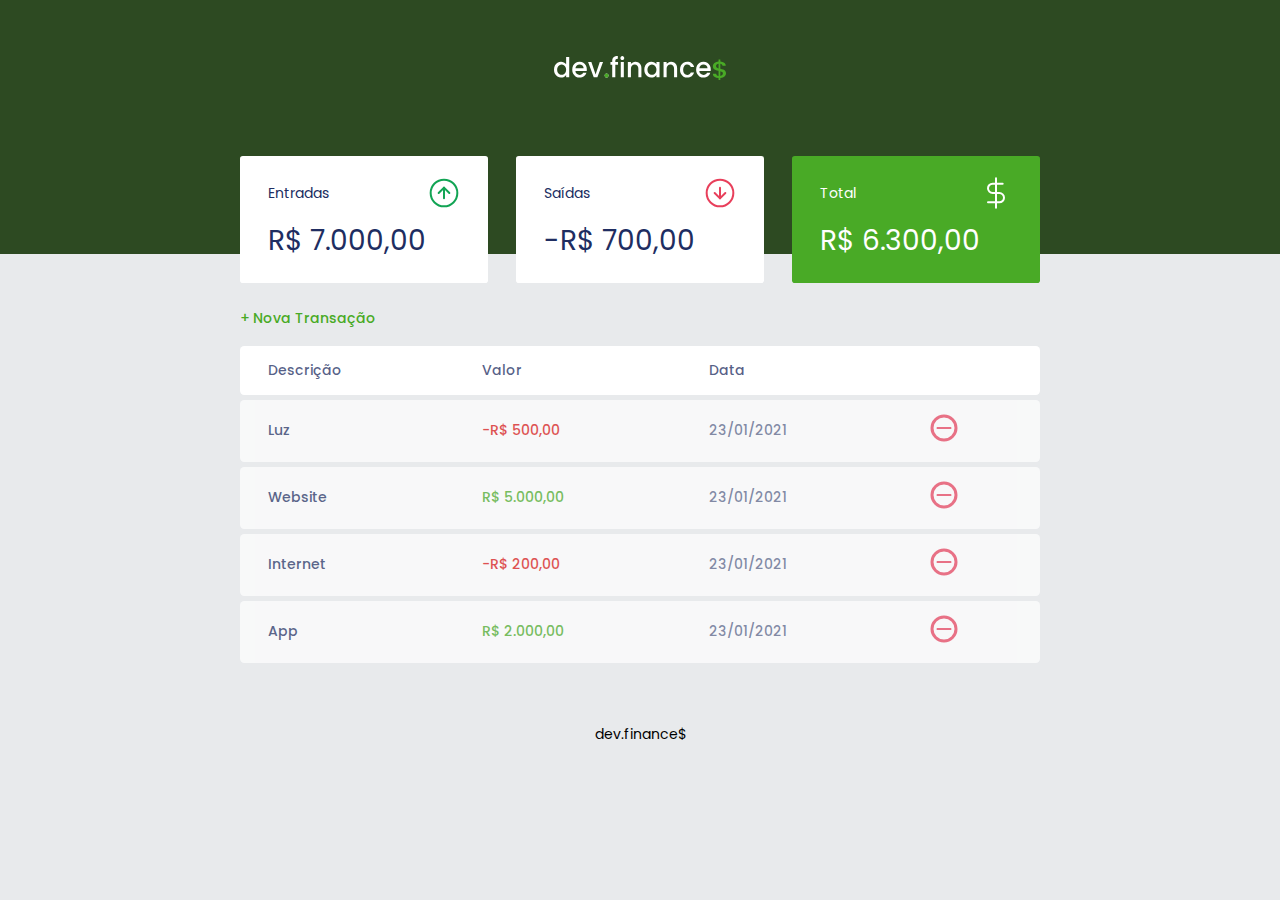
<file: devfinances/index.html>
<!DOCTYPE html>
<html lang="PT-br">
  <head>
    <meta charset="UTF-8" />
    <meta name="viewport" content="width=device-width, initial-scale=1.0" />
    <link rel="stylesheet" href="./styles.css" />
    <title>dev.finance$</title>
  </head>
  <body>
    <header>
      <img src="./images/assets/logo.svg" alt="Logo dev finances" />
    </header>
    <main>
      <section class="balance">
        <h2 class="sr-only">Balanço</h2>
        <div class="card">
          <h3>
            <span> Entradas </span>
            <img src="./images/assets/income.svg" alt="" />
          </h3>
          <p id="cashInDisplay">R$ 5.000,00</p>
        </div>
        <div class="card">
          <h3>
            <span> Saídas </span>
            <img src="./images/assets/expense.svg" alt="" />
          </h3>
          <p id="cashOutDisplay">R$ 2.000,00</p>
        </div>
        <div class="card total">
          <h3>
            <span> Total </span>
            <img src="./images/assets/total.svg" alt="" />
          </h3>
          <p id="totalDisplay">R$ 3.000,00</p>
        </div>
      </section>

      <section class="transactions">
        <h2 class="sr-only">Transações</h2>

        <a onclick="overlay.open()" href="#" class="button new">+ Nova Transação</a>

        <table id="data-table">
          <thead>
            <tr>
              <!-- table row // uma linha que compõe a table-->
              <th>Descrição</th>
              <!-- th é o conteúdo do tr-->
              <th>Valor</th>
              <th>Data</th>
              <th></th>
            </tr>
          </thead>
          <tbody>
          </tbody>
        </table>
      </section>
    </main>

    <div class="overlay">
      <div class="cardOverlay">
        <div class="form">
          <h2>Nova Transação</h2>
          <form action="" onsubmit="form.submit(event)">
            <div class="input-group">
              <label for="description" class="sr-only">Descrição</label>
              <input
                type="text"
                id="description"
                name="description"
                placeholder="Descrição"
              />
            </div>

            <div class="input-group">
                <label for="amount" class="sr-only">Descrição</label>
                <input
                  type="number"
                  step="0.01"
                  id="amount"
                  name="amount"
                  placeholder="0,00"
                />
                <small class="help">Use o sinal - (negativo) para despesas e , (vígula) para casa decimais</small>
              </div>

              <div class="input-group">
                <label for="date" class="sr-only">Descrição</label>
                <input
                  type="date"
                  id="date"
                  name="date"
                  placeholder="01/01/2021"
                />
              </div>

              <div class="input-group actions">
                  <a href="#" onclick="overlay.close()" class="button cancel">Cancelar</a>
                  <button>Salvar</button>
              </div>

          </form>
        </div>
      </div>
    </div>

    <footer>
      <p>dev.finance$</p>
    </footer>

    <script src="scripts.js
    "></script>
  </body>
</html>
</file>
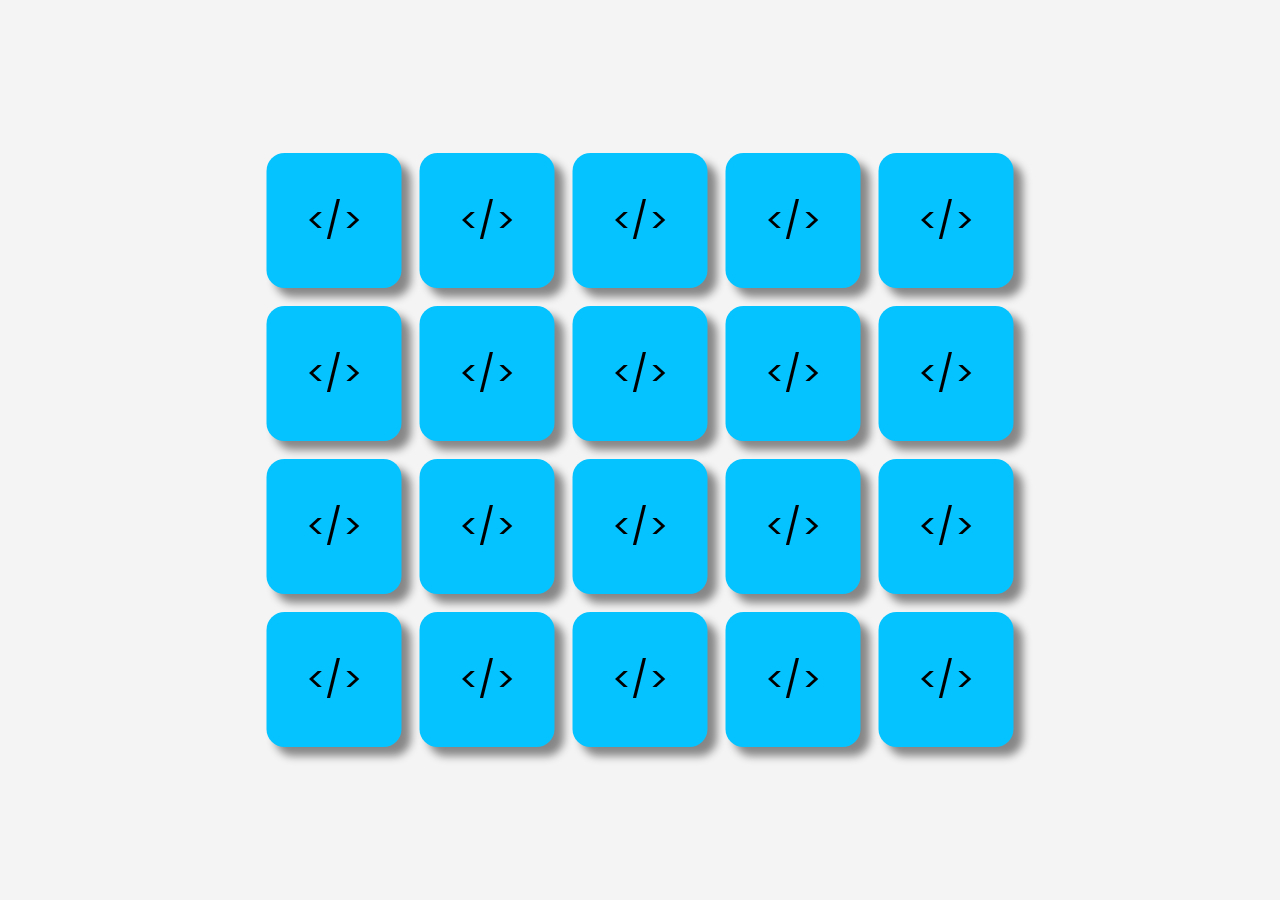
<file: Jogo da memoria/index.html>
<!DOCTYPE html>
<html lang="en">
<head>
    <meta charset="UTF-8">
    <meta http-equiv="X-UA-Compatible" content="IE=edge">
    <meta name="viewport" content="width=device-width, initial-scale=1.0">
    <link rel="stylesheet" href="index.css">
    <title>Document</title>
</head>
<body>
    <div id="game-board">
        <!-- <div class="card" data-icon="bootstrap" id="boot88">
            <div class="card-front">
                <img src="./images/Bootstrap_logo.png" alt="">
            </div>
            <div class="card-back">
                &lt/&gt
            </div>
        </div> -->
    </div>
    
    <div id="game-over">
        <div>
            Parabéns, você completou o jogo!
        </div>
        <button id="restart" onclick="restart()">Jogar novamente</button>
    </div>

    <script src='game.js'></script>

    <script src='index.js'></script>
</body>
</html>
</file>
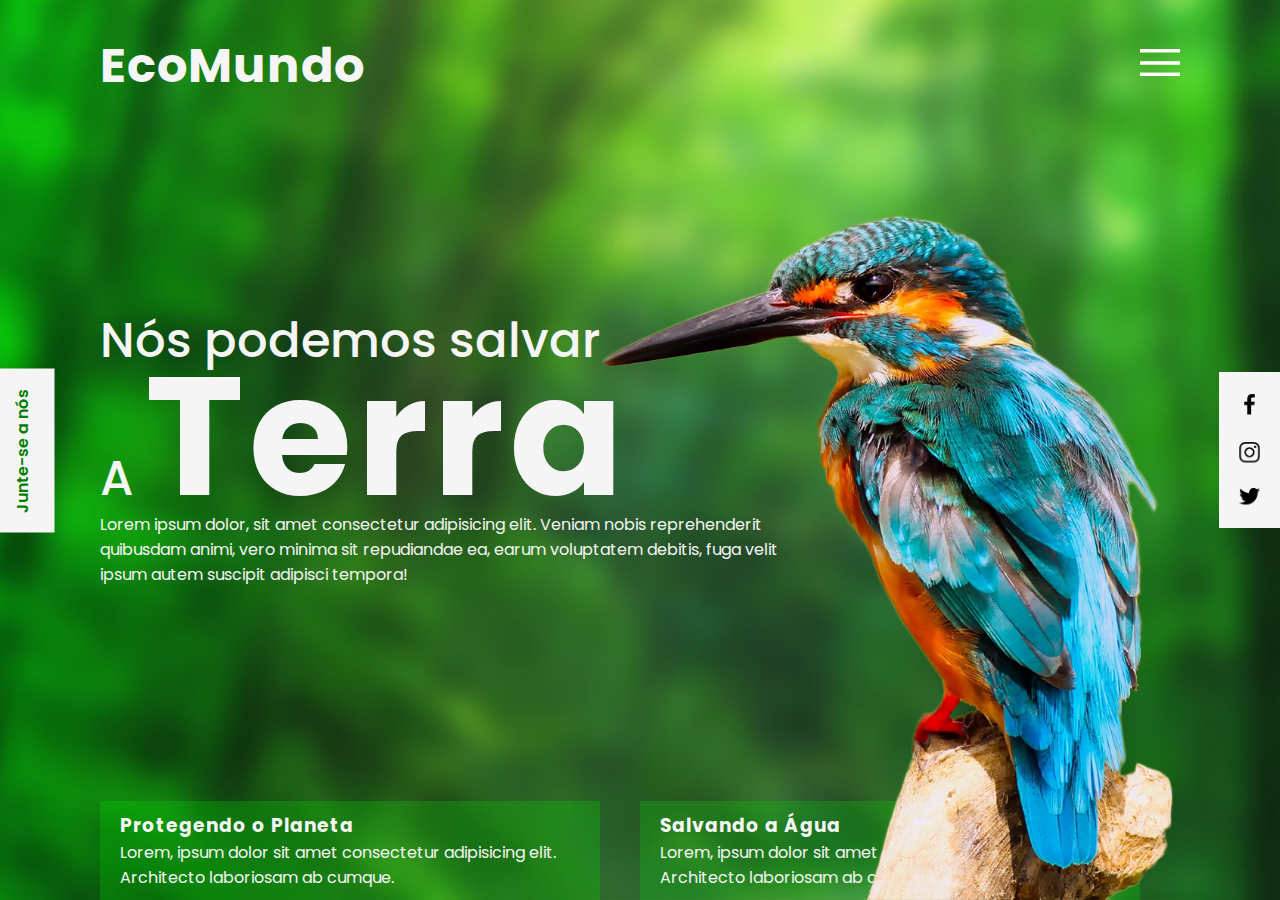
<file: paralax/index.html>
<!DOCTYPE html>
<html lang="en">
  <head>
    <meta charset="UTF-8" />
    <meta name="viewport" content="width=device-width, initial-scale=1.0" />
    <link rel="stylesheet" href="style.css" />
    <title>Parallax</title>
  </head>
  <body>
    <section>
      <header>
        <div class="logo">
          <h1>EcoMundo</h1>
        </div>
        <div class="menu">
          <img src="./images/menu.png" alt="" />
        </div>
      </header>

      <img src="./images/bg.jpg" class="bg" alt="Imagem de floresta desfocada" />
      <img src="./images/bird.png" class="bird" alt="Imagem de pássaro" />
      <div class="content">
          <h2>Nós podemos salvar <br>A <span>Terra</span></h2>
          <p>Lorem ipsum dolor, sit amet consectetur adipisicing elit. Veniam nobis reprehenderit quibusdam animi, vero minima sit repudiandae ea, earum voluptatem debitis, fuga velit ipsum autem suscipit adipisci tempora!</p>
      </div>
      <ul class="socialMedia">
          <li><a href="https://pt-br.facebook.com/GreenpeaceBrasil/"><img src="./images/facebook.png" alt=""></a></li>
          <li><a href="https://www.instagram.com/greenpeacebrasil/?hl=pt-br"><img src="./images/instagram.png" alt=""></a></li>
          <li><a href="https://twitter.com/GreenpeaceBR?ref_src=twsrc%5Egoogle%7Ctwcamp%5Eserp%7Ctwgr%5Eauthor"><img src="./images/twitter.png" alt=""></a></li>
      </ul>
      <a href="#" class="linkJoin">Junte-se a nós</a>
      <div class="textBot">
          <div class="bottom">
              <h3>Protegendo o Planeta</h3>
              <p>Lorem, ipsum dolor sit amet consectetur adipisicing elit. Architecto laboriosam ab cumque.</p>
          </div>
          <div class="bottom">
              <h3>Salvando a Água</h3>
              <p>Lorem, ipsum dolor sit amet consectetur adipisicing elit. Architecto laboriosam ab cumque.</p>
          </div>
      </div>
    </section>
    <script src="script.js"></script>
  </body>
</html>
</file>
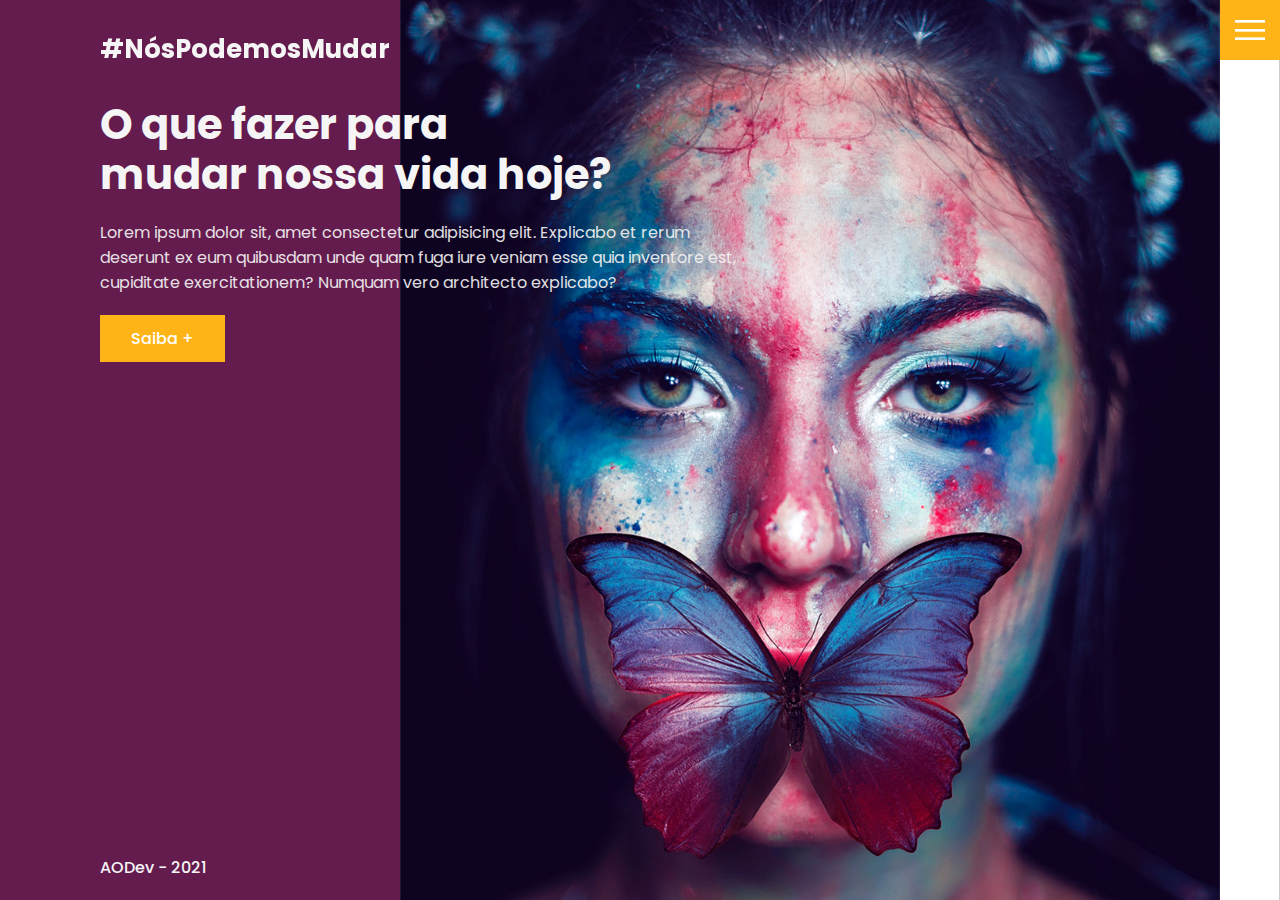
<file: Responsive page/index.html>
<!DOCTYPE html>
<html lang="en">
<head>
    <meta charset="UTF-8">
    <meta http-equiv="X-UA-Compatible" content="IE=edge">
    <meta name="viewport" content="width=device-width, initial-scale=1.0">
    <link href="https://fonts.googleapis.com/css2?family=Poppins:wght@200;300;400;500;600;700;800;900&display=swap" rel="stylesheet">
    <link rel="stylesheet" href="https://cdnjs.cloudflare.com/ajax/libs/font-awesome/5.15.2/css/all.min.css" integrity="sha512-HK5fgLBL+xu6dm/Ii3z4xhlSUyZgTT9tuc/hSrtw6uzJOvgRr2a9jyxxT1ely+B+xFAmJKVSTbpM/CuL7qxO8w==" crossorigin="anonymous" />
    <link rel="stylesheet" href="style.css">
    <title>Responsive Page</title>
</head>
<body>
    <header>
        <div class="menu" onclick="toggle()"></div>
        <div class="menuNav">
            <ul>
                <li><a href="#">Início</a></li>
                <li><a href="#">Sobre Mim</a></li>
                <li><a href="#">Trabalhos</a></li>
                <li><a href="#">Equipe</a></li>
                <li><a href="#">Contato</a></li>
            </ul>
            <div class="socialMedia">
                <a href="#"><i class="fab fa-facebook"></i></a>
                <a href="#"><i class="fab fa-instagram"></i></a>
                <a href="#"><i class="fab fa-whatsapp"></i></a>
            </div>
        </div>
    </header>
    <main>
        <section class="content">
            <div class="logo">#NósPodemosMudar</div>
            <div class="textContent">
                <h1>O que fazer para <br>mudar nossa vida hoje?</h1>
                <p>Lorem ipsum dolor sit, amet consectetur adipisicing elit. Explicabo et rerum deserunt ex eum quibusdam unde quam fuga iure veniam esse quia inventore est, cupiditate exercitationem? Numquam vero architecto explicabo?</p>
                <a href="#">Saiba +</a>
            </div>
            <img src="./images/bg.jpg" alt="">
        </section>
    </main>
    <footer>AODev - 2021</footer>
    <script>
        function toggle() {
            const menu = document.querySelector('.menu');
            const nav = document.querySelector('.menuNav');
            menu.classList.toggle('active');
            nav.classList.toggle('active')
        }
    </script>
</body>
</html>
</file>
<file: devfinances/styles.css>
@import url('https://fonts.googleapis.com/css2?family=Poppins:ital,wght@0,100;0,400;0,500;0,700;1,100;1,400;1,700&display=swap');

:root {
    --color-h2: #202d61;
    --color-h2-opacity: #202d61c0;
}

* {
    margin: 0;
    padding: 0;
    box-sizing: border-box;
    font-family: 'Poppins', Arial, Helvetica, sans-serif;
}

html {
    font-size: 93.75%;
}

body {
    background: #e8eaec;
}

header {
    background: #2d4a22;
    padding: 4rem 0 12rem;
    text-align: center;
}

header h1 {
    font-weight: 100;
    color: #fff;
}

/* balance */

main {
    width: min(90vw, 800px);
    flex-wrap: wrap;
    margin: 0 auto;
}

main h2 {
    color: var(--color-h2);
    margin-top: 3.2rem;
    margin-bottom: .8rem;
    font-weight: 400;
}

.sr-only {
    position: absolute;
    width: 1px;
    height: 1px;
    padding: 0;
    margin: -1px;
    overflow: hidden;
    clip: rect(0,0,0,0);
    white-space: nowrap;
    border-width: 0;
}

.balance {
    flex-wrap: wrap;
    margin-top: -7rem;
    justify-content: space-between;
}

.balance h2 {
    color: #fff;
    margin-top: 0;
}

/* cards */

.card {
    background:#fff;
    padding: 1.5rem 2rem;
    margin-bottom: 1.8rem;
    border-radius: .2rem;
    color: var(--color-h2);
}

.marin-center {
    margin-left: 3rem;
    margin-right: 3rem;
}

.card h3 {
    font-weight: 400;
    font-size: 1rem;
    display: flex;
    justify-content: space-between;
    align-items: center;
}

.card p {
    font-size: 2rem;
    margin-top: .8rem;
}

.card.total {
    background: #49aa26;
    color: #fff;
}

/* links ================== */

a {
    color: #49aa26;
    text-decoration: none;
    font-weight: 500;
}

a:hover {
    color: #54c929;
}

.button.new {
    display: inline-block;
    margin-bottom: .8rem;
}

/* table */

.transactions {
    display: block;
    overflow-x: auto;

}

.transactions h2 {
    font-weight: 500;
    color: var(--color-h2);
}

#data-table {
    width: 100%;
    border-spacing: 0 .4rem;
    color: var(--color-h2-opacity);
}

table thead tr th:first-child, table tbody tr td:first-child {
    border-radius: .3rem 0 0 .3rem;
}

table thead tr th:last-child, table tbody tr td:last-child {
    border-radius: 0 .3rem .3rem 0;
}

table tbody tr {
    opacity: .7;
}

table tbody tr:hover {
    opacity: 1;
}

table th {
    background: #fff;
    font-weight: 500;
    padding: 1rem 2rem;
    text-align: left;
   flex-wrap: wrap;
}

table td {
    background: #fff;
    font-weight: 500;
    padding: 1rem 2rem;
    text-align: left;
}

table td img {
    max-width: 30px;
    cursor: pointer;
}

.description {
    color: var(--color-h2);
}

.cashIn {
    color: #49aa26;
}

.cashOut {
    color: rgb(218, 17, 17);
}

/* Overlay ===================== */

.overlay {
    width: 100%;
    height: 100%;
    background-color: rgba(0, 0, 0, 0.7);
    position: fixed;
    top: 0;
    display: flex;
    justify-content: center;
    align-items: center;
    opacity: 0;
    visibility: hidden;
}

.overlay.active {
    opacity: 1;    
    visibility: visible;
}

.cardOverlay {
    background: #e8eaec;
    padding: 2.4rem;
}

/* form =============================== */

.form {
    max-width: 500px;
}

.form h2 {
    font-weight: 500;
}

.form input {
    border: none;
    border-radius: .2rem;
    padding: .8rem;
    width: 100%;
}

.input-group {
    margin-top: .8rem;
}

.input-group small {
    opacity: .6;
    margin-left: .1rem;
}

.input-group.actions {
    display: flex;
    justify-content: space-between;
    align-items: center;
}

button {
    cursor: pointer;
    border-radius: .2rem;
    width: 48%;
    height: 50px;
    border: none;
    color: #fff;
    background: #49aa26;
}

button:hover {
    background: #54c929;
}

.button.cancel {
    color: rgb(218, 17, 17);
    width: 48%;
    border: 2px solid rgb(218, 17, 17);
    border-radius: .2rem;
    height: 50px;
    display: flex;
    align-items: center;
    justify-content: center;
    opacity: .6;
    cursor: pointer;
}

.button.cancel:hover {
    opacity: 1;
}

/* footer */

footer {
    text-align: center;
    padding: 4rem 0 2rem;
}

/* responsive ============================ */

@media (min-width: 800px) {
    html {
        font-size: 87.5%;
    }

    .balance {
        display: grid;
        grid-template-columns: 1fr 1fr 1fr;        
        gap: 2rem;
    }
}
</file>
<file: Jogo da memoria/index.css>
@import url('https://fonts.googleapis.com/css2?family=Poppins&display=swap');

* {
    font-family: 'Poppins', sans-serif;
    margin: 0;
    padding: 0;
    box-sizing: border-box  ;
}

body {
    display: flex;
    align-items: center;
    justify-content: center;
    background-color: #f4f4f4;
    height: 100vh;
}

#game-board {
    display: flex;
    justify-content: center;
    flex-wrap: wrap;
    transform: scale(.90);
    max-width: 850px;
    height: 680px;
}

.card {
    width: 150px;
    height: 150px;
    position: relative;
    transition: .5s;
    transform-style: preserve-3d;
    cursor: pointer;
    margin: 10px;
}

img {
    width: 100px;
}

.card-back, .card-front {
    width: 100%;
    height: 100%;
    display: flex;
    position: absolute;
    justify-content: center;
    align-items: center;
    border-radius: 20px;
    box-shadow: 10px 10px 10px rgba(0, 0, 0, 0.45);
    backface-visibility: hidden ;
}

.flip {
    transform: rotateY(180deg);
}

.card-front {
    background-color: #101c2c;
    transform: rotateY(180deg);
}

.card-back {
    background-color: #05c3ff;
    font-size: 40px;
    pointer-events: none;
}

#game-over {
    position: absolute;
    top: 0;
    width: 100%;
    height: 100%;
    background-color: rgba(0, 0, 0,.9);
    color: white;
    font-size: 50px;
    justify-content: center;
    align-items: center;
    flex-direction: column;
    display: none;
}

#restart {
    padding: 20px;
    font-size: 20px;
    background-color: yellow;
    border: none;
    border-radius: 10px;
    cursor: pointer;
    margin-top: 5px;
}

@media screen and (max-width: 425px) {
    .card {
        width: 85px;
        height: 85px;
    }

    .card-back {
        font-size: 30px;
    }

    img {
        width: 65px;
    }

    #game-over {
        text-align: center;
        font-size: 35px;
    }
  }

@media screen and (max-width: 375px) {
  .card {
    width: 73px;
    height: 73px;
  }

  .card-back {
      font-size: 30px;
  }

  img {
    width: 50px;
}
}
</file>
<file: paralax/style.css>
@import url('https://fonts.googleapis.com/css2?family=Poppins:wght@200;300;400;500;600;700;800;900&display=swap');

*{
    margin: 0;
    padding: 0;
    box-sizing: border-box;
    font-family: 'Poppins', Arial, Helvetica, sans-serif;
}

body{
    background: #000;
}

section{
    position: relative;
    width: 100%;
    height: 100vh;
    display: flex;
    justify-content: flex-start;
    align-items: center;
    overflow: hidden;
}

header{
    position: absolute;
    top: 0;
    left: 0;
    width: 100%;
    display: flex;
    justify-content: space-between;
    align-items: center;
    padding: 30px 100px;
    z-index: 10;
}

.logo{
    color: whitesmoke;
    letter-spacing: 1px;
    font-size: 1.5em;
    font-weight: 700;
}

.menu img{
    cursor: pointer;
    width: 40px;
}

.bg{
    position: absolute;
    bottom: 0;
    left: 0;
    height: 100%;
    width: 100%;
    object-fit: cover;
    background-position: center;
}

.bird{
    position: absolute;
    bottom: 0;
    right: 100px;
    max-height: 80%;
    z-index: 100;
}

.content{
    position: relative;
    z-index: 10;
    max-width: 880px;
    padding: 0 100px;
}

.content h2{
    font-size: 3em;
    line-height: 2em;
    color: whitesmoke;
    font-weight: 500;
}

.content h2 span{
    font-size: 3.5em;
    font-weight: 700;
    letter-spacing: 5px;
}

.content p{
    color: whitesmoke;
    margin-top: -15px;
    margin-bottom: 20px;
}

.linkJoin{
    position: absolute;
    left: -60px;
    padding: 20px 20px;
    color: green;
    background: whitesmoke;
    text-decoration: none;
    font-weight: 600;
    transition: .3s;
    z-index: 10;
    transform: rotate(-90deg);
}

.linkJoin:hover{
    box-shadow: 1px 3px 6px rgba(255, 255, 255, 0.623),
    -1px -3px 6px rgba(255, 255, 255, 0.664);
}

.socialMedia{
    position: absolute;
    right: 0;
    z-index: 10;
    list-style: none;
    text-align: center;
    padding: 10px 10px;
    background: whitesmoke;
}

.socialMedia li a{
    display: inline-block;
    transform: scale(0.5);
    transition: .3s;
}

.socialMedia li a:hover{
    transform: scale(0.8);
}

.textBot{
    position: absolute;
    bottom: 0;
    display: flex;
    padding: 0 100px;
}

.bottom{
    position: relative;
    padding: 10px 20px;
    margin-right: 40px;
    max-width: 500px;
    background: rgba(0, 255, 0, .2);
    color: whitesmoke;
}

.bottom h3{
    letter-spacing: 1px;
}
</file>
<file: Responsive page/style.css>
* {
    padding: 0;
    margin: 0;
    box-sizing: border-box;
    font-family: 'Poppins',-apple-system, BlinkMacSystemFont, 'Segoe UI', Roboto, Oxygen, Ubuntu, Cantarell, 'Open Sans', 'Helvetica Neue', sans-serif;
}

body {
    background-color: #641b4e;
}

/* menu navegável +=++=++=++=++=++=++=++=++=++=++=++=++=++=++=++=++=++=++=+ */

header {
    position: fixed;
    top: 0;
    right: 0;
    display: flex;
    flex-direction: column;
    z-index: 1000;
}
 
.menu {
    position: fixed;
    top: 0;
    right: 0;
    display: flex;
    justify-content: center;
    align-items: center;
    width: 60px;
    height: 60px;
    background: #feb417 url(./images/menu.png);
    background-position: center;
    background-size: 30px;
    background-repeat: no-repeat;
    cursor: pointer;
    z-index: 200;
    transition: .3s;
}

.menu.active {
    background-image: url(./images/close.png);
    z-index: 100000;
}

.menuNav {
    position: fixed;
    top: 0;
    left: calc(100% - 60px);
    width: 100%;
    height: 100%;
    background-color: white;
    z-index: 199;
    display: flex;
    justify-content: center;
    align-items: center;
    transition: .3s;
}

.menuNav.active {
    left: 0;
    transition: .3s;
}

.menuNav ul {
    position: relative;
}

.menuNav ul li {
    position: relative;
    list-style: none;
    text-align: center;
}

.menuNav ul li a {
    text-decoration: none;
    font-size: 2rem;
    color: #111;
    font-weight: 400;
    transition: .3s;
}

.menuNav ul li a:hover {
    color: #feb417;
}

/* Redes sociais do menu navegável +=++=++=++=++=++=++=++=++=++=++=++=++=++=++=++=+ */

.socialMedia {
    position: absolute;
    top: 0;
    left: 0;
    width: 60px;
    height: 100%;
    border-right: 1px solid rgba(0, 0, 0, .2);
    display: flex;
    flex-wrap: wrap;
    flex-direction: column;
    align-items: center;
    justify-content: center;
}

.socialMedia i {
    font-size: 2rem;
    margin: 15px 0;
    color: #641b4e;
    transition: .5s;
}

.socialMedia i:hover {
    color: #feb417;
}

.socialMedia a {
    transition: .5s;
}

.socialMedia a:hover {
    transform: scale(1.4);
} 

/* Conteúdo principal +=++=++=++=++=++=++=++=++=++=++=++=++=++=++=++=++=++=++=++=++=++=++=+ */

.content {
    display: flex;
    /* justify-content: flex-start; */
    align-items: center;
    min-height: 100%;
    padding: 100px;
}

.logo {
    position: fixed;
    top: 30px;
    color: whitesmoke;
    font-weight: 700;
    font-size: 1.6rem;
    cursor: pointer;
    z-index: 100;
}

.content img {
    position: absolute;
    top: 0;
    right: 60px;
    height: 100vh;
}

.textContent {
    position: relative;
    max-width: 650px;
    z-index: 1;
}

.textContent h1 {
    color: whitesmoke;
    font-size: 2.6rem;
    line-height: 1.2;
}

.textContent p {
    color: whitesmoke;
    opacity: .9;
    margin: 20px 0px 10px;
}

.textContent a {
    padding: 10px 30px;
    background-color: #feb417;
    text-decoration: none;
    font-weight: 500;
    margin: 10px 0;
    display: inline-block;
    border: 1px solid #feb417;
    color: #fff;
    box-shadow: inset 0 0 0 0 #641b4e;
    transition: .3s;
}

.textContent a:hover {
    box-shadow: inset 122px 0 0 0 #641b4e;

}

/* rodapé +=++=++=++=++=++=++=++=++=++=++=++=++=++=++=++=++=++=++=++=++=++=++=+ */

footer {
    position: absolute;
    bottom: 20px;
    left: 100px;
    font-weight: 500;
    color: whitesmoke;
}

/* Responsividade +=++=++=++=++=++=++=++=++=++=++=++=++=++=++=++=++=++=++=++=++=++=++=++=+ */

@media (max-width: 767px) {
    .menuNav {
        left: 100%;
    }

    .logo {
        top: 15px;
        font-size: 1.4rem;
    }

    .content {
        padding: 100px 40px;
        min-height: 700px;
    }

    .content img {
        right: 0;
        width: 100%;
        height: 100%;
        object-fit: cover;
        opacity: .5;
    }

    .textContent h1 {
        font-size: 2.2rem;
    }

    footer {
        left: 40px;
    }
    
}
</file>
